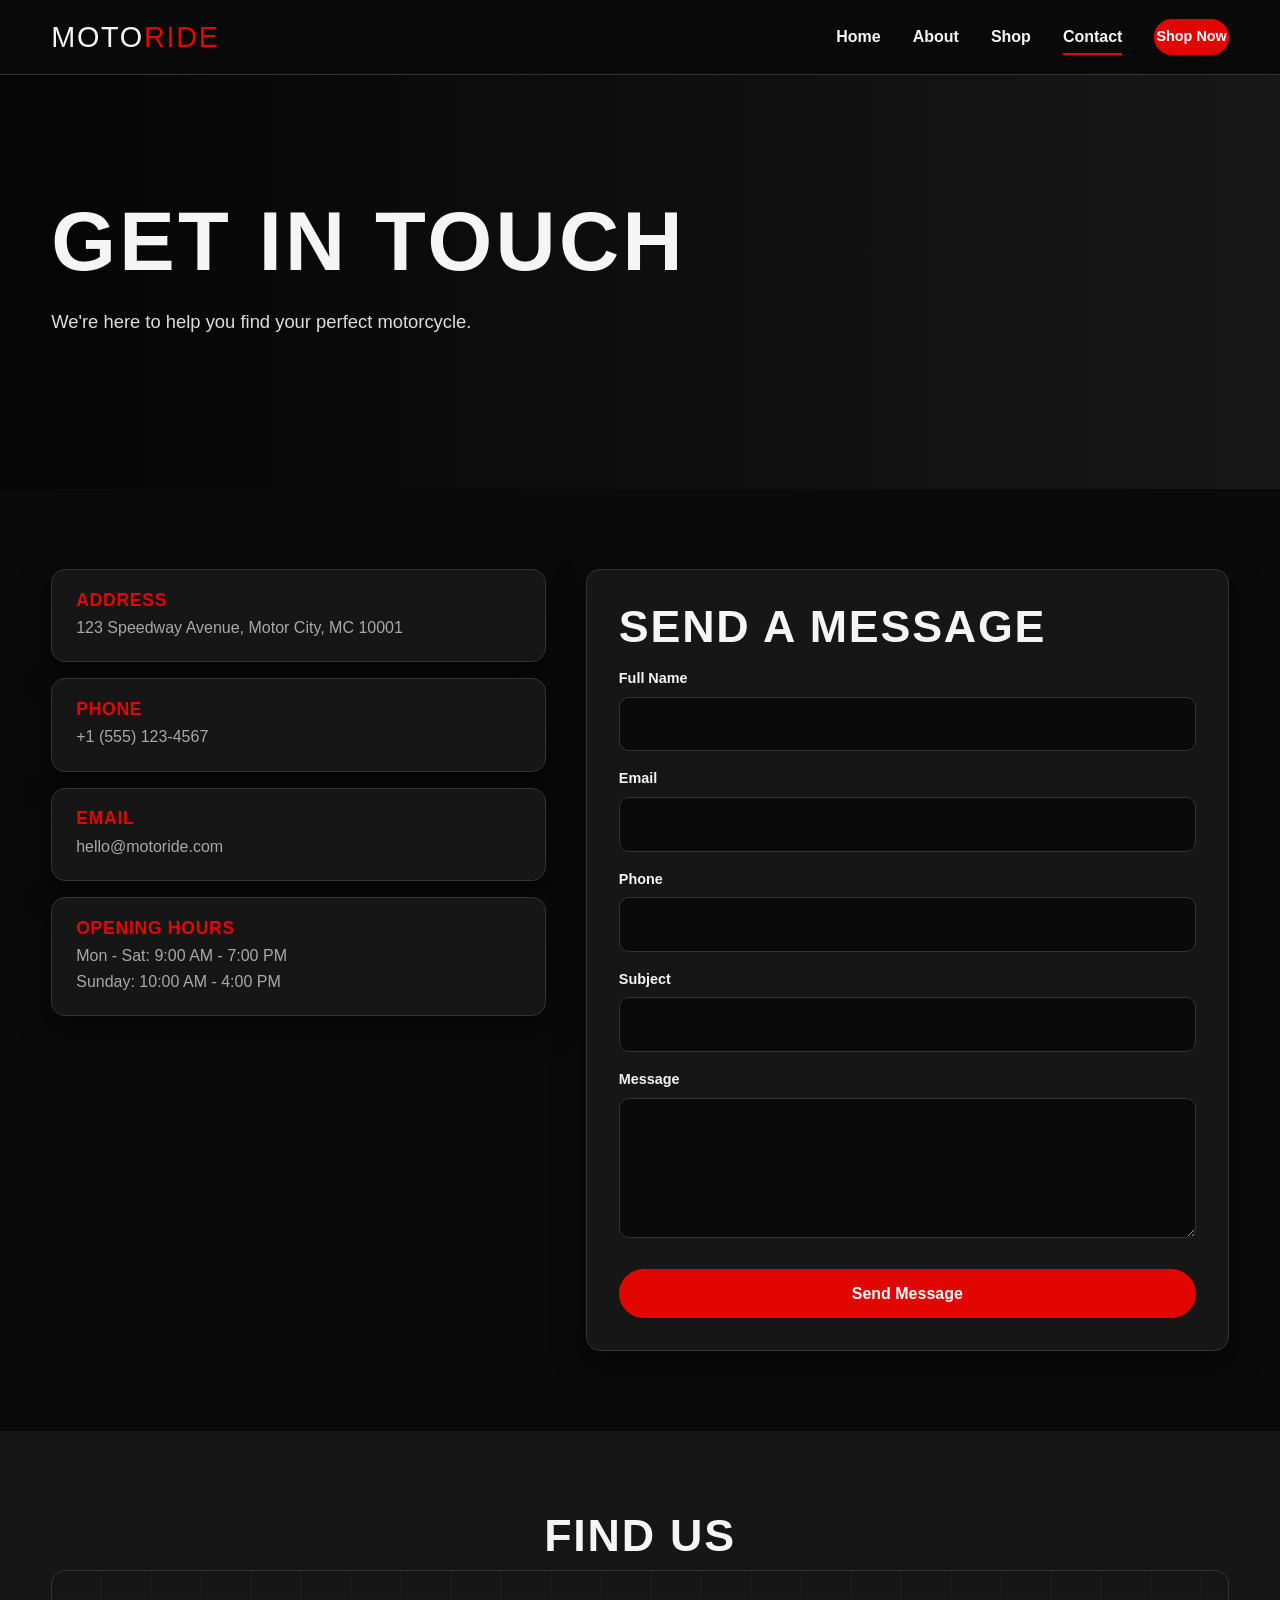
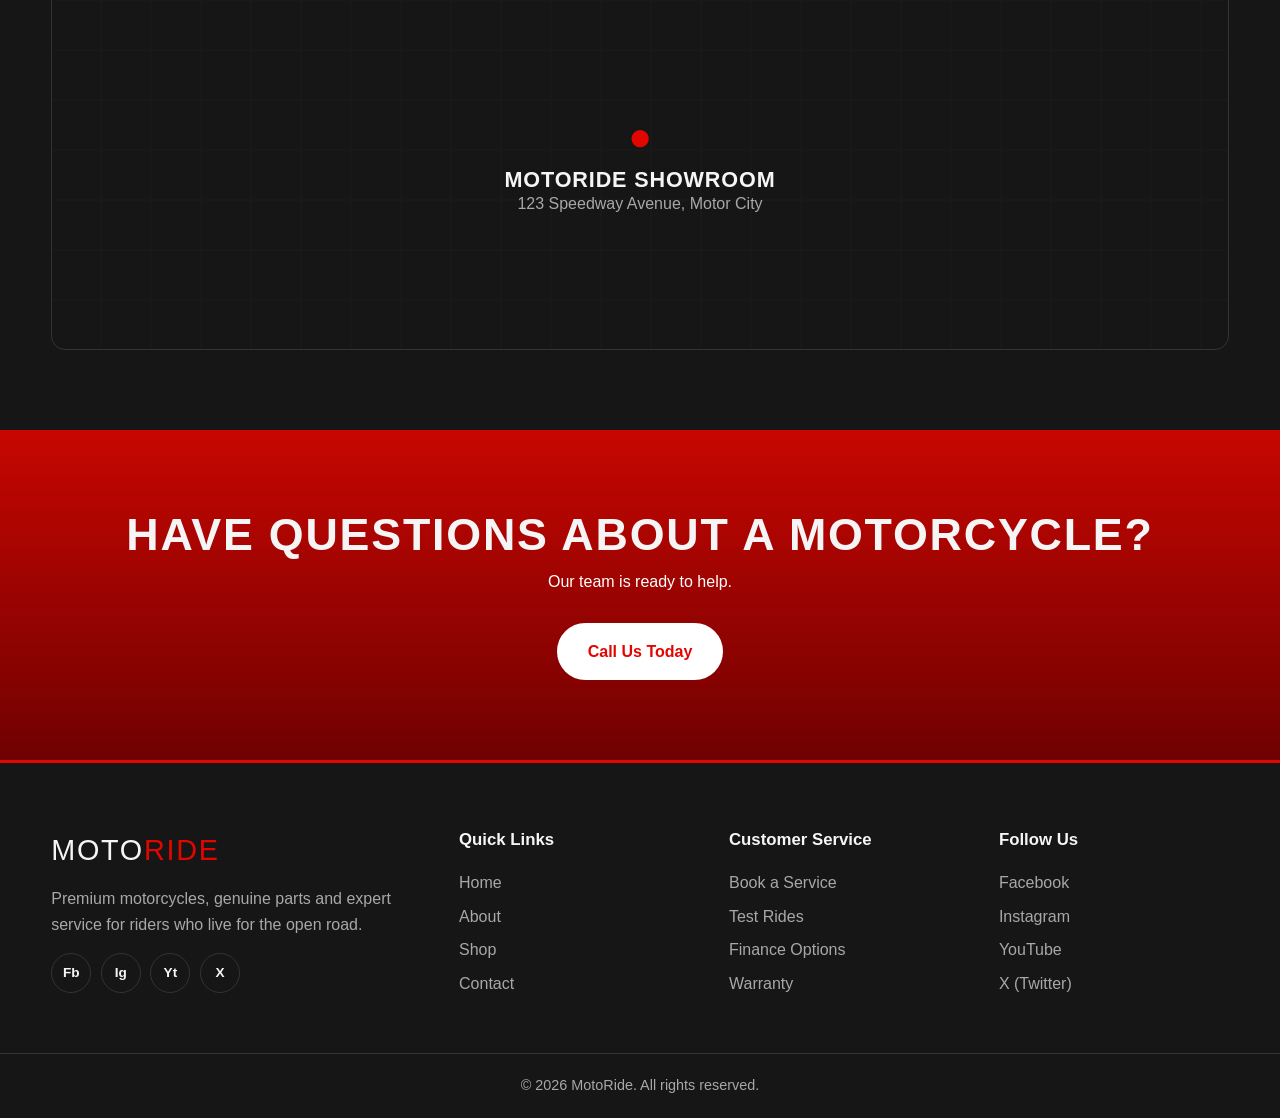
<file: contact.html>
<!DOCTYPE html>
<html lang="en">
<head>
<meta charset="UTF-8">
<meta name="viewport" content="width=device-width, initial-scale=1.0">
<meta name="description" content="MotoRide - premium motorcycles, genuine parts and expert service.">
<title>Contact | MotoRide</title>
<link rel="stylesheet" href="style.css">
</head>
<body>
<header class="navbar">
<nav class="container nav-inner">
<a href="index.html" class="logo">MOTO<span>RIDE</span></a>
<input type="checkbox" id="nav-toggle" class="nav-toggle" aria-label="Toggle menu">
<label for="nav-toggle" class="burger" aria-hidden="true"><span></span><span></span><span></span></label>
<div class="nav-links">
<a href="index.html">Home</a>
<a href="about.html">About</a>
<a href="shop.html">Shop</a>
<a href="contact.html" class="active">Contact</a>
<a href="shop.html" class="btn btn-sm">Shop Now</a>
</div>
</nav>
</header>
<section class="hero small" style="--bg:url('https://images.unsplash.com/photo-1558980394-4c7c9299fe96?auto=format&fit=crop&w=1800&q=80')"><div class="container">
<h1>Get in Touch</h1><p>We're here to help you find your perfect motorcycle.</p></div></section>
<section><div class="container contact-grid">
<div class="info">
<div class="card"><h3>Address</h3><p>123 Speedway Avenue, Motor City, MC 10001</p></div>
<div class="card"><h3>Phone</h3><p>+1 (555) 123-4567</p></div>
<div class="card"><h3>Email</h3><p>hello@motoride.com</p></div>
<div class="card"><h3>Opening Hours</h3><p>Mon - Sat: 9:00 AM - 7:00 PM<br>Sunday: 10:00 AM - 4:00 PM</p></div>
</div>
<form class="card form" action="#" method="post">
<h2>Send a Message</h2>
<label for="name">Full Name</label><input type="text" id="name" name="name" required>
<label for="email">Email</label><input type="email" id="email" name="email" required>
<label for="phone">Phone</label><input type="tel" id="phone" name="phone">
<label for="subject">Subject</label><input type="text" id="subject" name="subject" required>
<label for="message">Message</label><textarea id="message" name="message" required></textarea>
<button type="submit" class="btn">Send Message</button>
</form></div></section>
<section class="alt"><div class="container">
<div class="center"><h2>Find Us</h2></div>
<div class="map"><div><div class="pin">&#9679;</div><h3>MotoRide Showroom</h3><p>123 Speedway Avenue, Motor City</p></div></div>
</div></section>
<section class="cta" style="--bg:url('https://images.unsplash.com/photo-1558981806-ec527fa84c39?auto=format&fit=crop&w=1600&q=70')"><div class="container">
<h2>Have Questions About a Motorcycle?</h2><p>Our team is ready to help.</p>
<a href="tel:+15551234567" class="btn">Call Us Today</a></div></section>
<footer>
<div class="container foot-grid">
<div><a href="index.html" class="logo">MOTO<span>RIDE</span></a>
<p>Premium motorcycles, genuine parts and expert service for riders who live for the open road.</p>
<div class="social"><a href="#" aria-label="Facebook">Fb</a><a href="#" aria-label="Instagram">Ig</a><a href="#" aria-label="YouTube">Yt</a><a href="#" aria-label="X">X</a></div></div>
<div><h4>Quick Links</h4><ul><li><a href="index.html">Home</a></li><li><a href="about.html">About</a></li><li><a href="shop.html">Shop</a></li><li><a href="contact.html">Contact</a></li></ul></div>
<div><h4>Customer Service</h4><ul><li><a href="contact.html">Book a Service</a></li><li><a href="contact.html">Test Rides</a></li><li><a href="contact.html">Finance Options</a></li><li><a href="contact.html">Warranty</a></li></ul></div>
<div><h4>Follow Us</h4><ul><li><a href="#">Facebook</a></li><li><a href="#">Instagram</a></li><li><a href="#">YouTube</a></li><li><a href="#">X (Twitter)</a></li></ul></div>
</div>
<div class="copy">&copy; 2026 MotoRide. All rights reserved.</div>
</footer>
</body>
</html>
</file>
<file: style.css>
:root{--black:#0a0a0a;--dark:#161616;--gray:#242424;--line:#333;--white:#f5f5f5;--muted:#a8a8a8;--red:#e10600;--red-d:#b30500;--r:14px;--shadow:0 12px 30px rgba(0,0,0,.5);--t:.3s ease}
*{box-sizing:border-box;margin:0;padding:0}
html{scroll-behavior:smooth}
body{font-family:"Segoe UI",Roboto,Helvetica,Arial,sans-serif;background:var(--black);color:var(--white);line-height:1.6}
img{display:block;max-width:100%}
a{color:inherit;text-decoration:none}
ul{list-style:none}
h1,h2,h3{font-family:Impact,"Arial Narrow Bold",Haettenschweiler,sans-serif;letter-spacing:.04em;line-height:1.1;text-transform:uppercase}
h1{font-size:clamp(2.6rem,7vw,5.2rem)}
h2{font-size:clamp(1.8rem,4vw,2.8rem);margin-bottom:.6rem}
h3{font-size:1.35rem}
p{color:var(--muted)}
.container{width:min(1200px,92%);margin-inline:auto}
section{padding:5rem 0}
.center{text-align:center}
.center>p{max-width:640px;margin:0 auto 2.5rem}
.alt{background:var(--dark)}
.btn{display:inline-block;padding:.85rem 1.8rem;border-radius:50px;font-weight:700;border:2px solid var(--red);background:var(--red);color:#fff;cursor:pointer;font-size:1rem;transition:var(--t)}
.btn:hover{background:var(--red-d);border-color:var(--red-d);transform:translateY(-3px);box-shadow:0 8px 20px rgba(225,6,0,.4)}
.btn-outline{background:transparent;border-color:var(--white)}
.btn-outline:hover{background:var(--white);color:var(--black);border-color:var(--white);box-shadow:none}
.btn-sm{padding:.55rem 1.2rem;font-size:.9rem}
.btns{display:flex;gap:1rem;flex-wrap:wrap}
.navbar{position:sticky;top:0;z-index:100;background:rgba(10,10,10,.95);backdrop-filter:blur(8px);border-bottom:1px solid var(--line)}
.nav-inner{display:flex;align-items:center;justify-content:space-between;height:74px}
.logo{font-family:Impact,sans-serif;font-size:1.8rem;letter-spacing:.06em}
.logo span{color:var(--red)}
.nav-links{display:flex;gap:2rem;align-items:center}
.nav-links a{font-weight:600;position:relative;padding:.3rem 0;transition:var(--t)}
.nav-links a:not(.btn)::after{content:"";position:absolute;left:0;bottom:0;width:0;height:2px;background:var(--red);transition:var(--t)}
.nav-links a:not(.btn):hover::after,.nav-links a.active::after{width:100%}
.nav-toggle,.burger{display:none}
.hero{min-height:88vh;display:flex;align-items:center;background:linear-gradient(90deg,rgba(0,0,0,.88),rgba(0,0,0,.35)),var(--bg) center/cover no-repeat var(--gray)}
.hero.small{min-height:46vh}
.hero p{max-width:540px;font-size:1.15rem;margin:1.2rem 0 2rem;color:#ddd}
.hero h1 em{color:var(--red);font-style:normal}
.grid{display:grid;gap:1.8rem}
.g3{grid-template-columns:repeat(3,1fr)}
.g4{grid-template-columns:repeat(4,1fr)}
.card{background:var(--dark);border:1px solid var(--line);border-radius:var(--r);overflow:hidden;box-shadow:var(--shadow);transition:var(--t);position:relative}
.alt .card{background:var(--gray)}
.card:hover{transform:translateY(-8px);border-color:var(--red)}
.card-img{overflow:hidden;aspect-ratio:4/3;background:var(--gray)}
.card-img img{width:100%;height:100%;object-fit:cover;transition:transform .6s ease}
.card:hover .card-img img{transform:scale(1.08)}
.card-body{padding:1.5rem}
.card-body p{margin:.5rem 0 1rem;font-size:.95rem}
.specs{display:flex;gap:.6rem;flex-wrap:wrap;margin-bottom:1rem}
.specs span{background:var(--black);border:1px solid var(--line);padding:.2rem .7rem;border-radius:50px;font-size:.8rem;color:#ddd}
.price{font-size:1.5rem;font-weight:800;color:var(--red);margin-bottom:1rem}
.cat{color:var(--red);font-size:.85rem;font-weight:700}
.badge{position:absolute;top:1rem;left:1rem;z-index:2;background:var(--red);color:#fff;font-size:.75rem;font-weight:800;padding:.3rem .9rem;border-radius:50px;box-shadow:0 4px 12px rgba(0,0,0,.5)}
.feature{padding:2rem;text-align:center}
.feature .icon{width:60px;height:60px;border-radius:50%;background:rgba(225,6,0,.15);color:var(--red);display:grid;place-items:center;margin:0 auto 1rem;font-size:1.6rem;font-weight:800;transition:var(--t)}
.feature:hover .icon{background:var(--red);color:#fff}
.split{display:grid;grid-template-columns:1fr 1fr;gap:3rem;align-items:center}
.split img{border-radius:var(--r);box-shadow:var(--shadow);width:100%;aspect-ratio:4/3;object-fit:cover;background:var(--gray)}
.split p{margin-bottom:1rem}
.stat{text-align:center;padding:2rem 1rem}
.stat strong{display:block;font-family:Impact,sans-serif;font-size:3rem;color:var(--red);letter-spacing:.04em}
.cta{text-align:center;background:linear-gradient(rgba(225,6,0,.88),rgba(120,0,0,.92)),var(--bg) center/cover}
.cta p{color:#fff;margin-bottom:1.8rem}
.cta .btn{background:#fff;color:var(--red);border-color:#fff}
.cta .btn:hover{background:var(--black);color:#fff;border-color:var(--black)}
.contact-grid{display:grid;grid-template-columns:1fr 1.3fr;gap:2.5rem}
.info{display:grid;gap:1rem;align-content:start}
.info .card{padding:1.3rem 1.5rem}
.info h3{color:var(--red);font-size:1.1rem;margin-bottom:.3rem}
.form{padding:2rem}
.form label{display:block;font-weight:600;margin:1rem 0 .4rem;font-size:.9rem}
.form input,.form textarea{width:100%;padding:.85rem 1rem;background:var(--black);border:1px solid var(--line);border-radius:10px;color:var(--white);font:inherit;transition:var(--t)}
.form input:focus,.form textarea:focus{outline:none;border-color:var(--red);box-shadow:0 0 0 3px rgba(225,6,0,.25)}
.form textarea{min-height:140px;resize:vertical}
.form .btn{margin-top:1.5rem;width:100%}
.map{min-height:380px;border-radius:var(--r);border:1px solid var(--line);display:grid;place-items:center;text-align:center;background:linear-gradient(rgba(10,10,10,.55),rgba(10,10,10,.55)),repeating-linear-gradient(0deg,transparent 0 48px,#2a2a2a 48px 50px),repeating-linear-gradient(90deg,transparent 0 48px,#2a2a2a 48px 50px),var(--gray)}
.map .pin{font-size:2.5rem;color:var(--red)}
footer{background:var(--dark);border-top:3px solid var(--red);padding:4rem 0 0}
.foot-grid{display:grid;grid-template-columns:1.6fr 1fr 1fr 1fr;gap:2.5rem;padding-bottom:3rem}
footer h4{font-size:1.05rem;margin-bottom:1rem}
footer li{margin-bottom:.5rem}
footer li a{color:var(--muted);transition:var(--t)}
footer li a:hover{color:var(--red);padding-left:6px}
footer .logo{display:block;margin-bottom:.8rem}
.social{display:flex;gap:.6rem;margin-top:1rem}
.social a{width:40px;height:40px;border-radius:50%;border:1px solid var(--line);display:grid;place-items:center;font-weight:700;font-size:.85rem;transition:var(--t)}
.social a:hover{background:var(--red);border-color:var(--red);transform:translateY(-3px)}
.copy{border-top:1px solid var(--line);text-align:center;padding:1.3rem 0;font-size:.9rem;color:var(--muted)}
@media(max-width:992px){.g3,.g4{grid-template-columns:repeat(2,1fr)}.split,.contact-grid{grid-template-columns:1fr}.foot-grid{grid-template-columns:1fr 1fr}}
@media(max-width:768px){
section{padding:3.5rem 0}
.burger{display:flex;flex-direction:column;gap:5px;cursor:pointer;padding:.5rem}
.burger span{width:26px;height:3px;background:var(--white);border-radius:3px;transition:var(--t)}
.nav-links{position:absolute;top:74px;left:0;right:0;flex-direction:column;gap:1.2rem;background:var(--black);padding:0 1.5rem;max-height:0;overflow:hidden;border-bottom:1px solid var(--line);transition:max-height .4s ease,padding .4s ease}
.nav-toggle:checked~.nav-links{max-height:420px;padding:1.5rem}
.nav-toggle:checked~.burger span:nth-child(1){transform:translateY(8px) rotate(45deg)}
.nav-toggle:checked~.burger span:nth-child(2){opacity:0}
.nav-toggle:checked~.burger span:nth-child(3){transform:translateY(-8px) rotate(-45deg)}
}
@media(max-width:600px){.g3,.g4,.foot-grid{grid-template-columns:1fr}.btns .btn{width:100%;text-align:center}}
@media(prefers-reduced-motion:reduce){*{transition:none!important;scroll-behavior:auto}}
</file>
